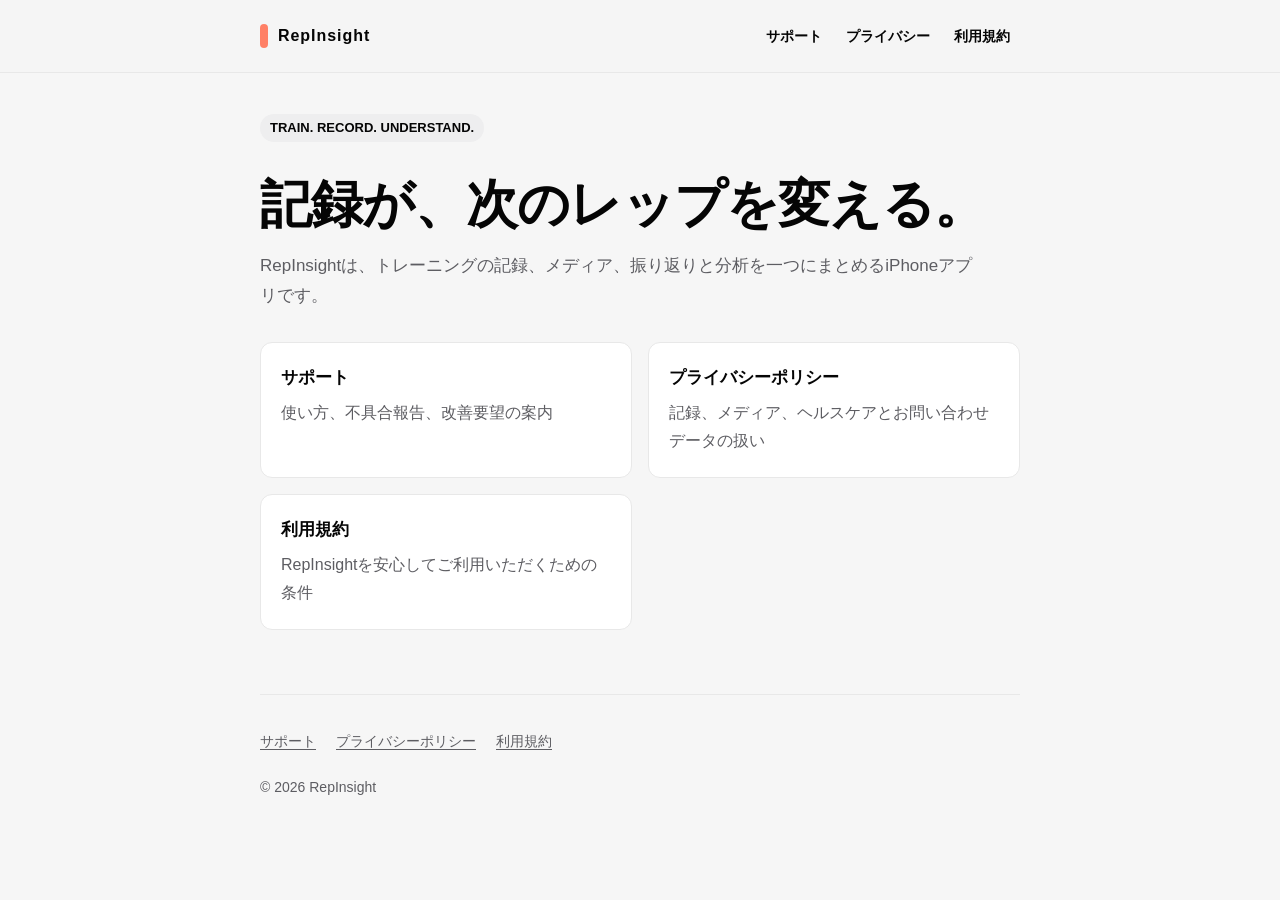
<file: index.html>
<!doctype html>
<html lang="ja">
  <head>
    <meta charset="utf-8">
    <meta name="viewport" content="width=device-width, initial-scale=1">
    <meta name="robots" content="index,follow">
    <meta name="description" content="RepInsightのサポートと法務情報">
    <title>RepInsight</title>
    <link rel="icon" href="./assets/favicon.svg" type="image/svg+xml">
    <link rel="stylesheet" href="./assets/styles.css">
  </head>
  <body>
    <a class="skip-link" href="#main">本文へ移動</a>
    <header class="site-header">
      <div class="header-inner">
        <a class="brand" href="./" aria-label="RepInsight ホーム">RepInsight</a>
        <nav class="header-nav" aria-label="主要ナビゲーション">
          <a href="./support/">サポート</a>
          <a href="./privacy/">プライバシー</a>
          <a href="./terms/">利用規約</a>
        </nav>
      </div>
    </header>
    <main class="page" id="main">
      <p class="eyebrow">TRAIN. RECORD. UNDERSTAND.</p>
      <h1>記録が、次のレップを変える。</h1>
      <p class="lead">RepInsightは、トレーニングの記録、メディア、振り返りと分析を一つにまとめるiPhoneアプリです。</p>
      <div class="card-grid">
        <a class="card" href="./support/">
          <strong>サポート</strong>
          <span>使い方、不具合報告、改善要望の案内</span>
        </a>
        <a class="card" href="./privacy/">
          <strong>プライバシーポリシー</strong>
          <span>記録、メディア、ヘルスケアとお問い合わせデータの扱い</span>
        </a>
        <a class="card" href="./terms/">
          <strong>利用規約</strong>
          <span>RepInsightを安心してご利用いただくための条件</span>
        </a>
      </div>
    </main>
    <footer class="site-footer">
      <div class="footer-links">
        <a href="./support/">サポート</a>
        <a href="./privacy/">プライバシーポリシー</a>
        <a href="./terms/">利用規約</a>
      </div>
      <div>&copy; 2026 RepInsight</div>
    </footer>
  </body>
</html>
</file>
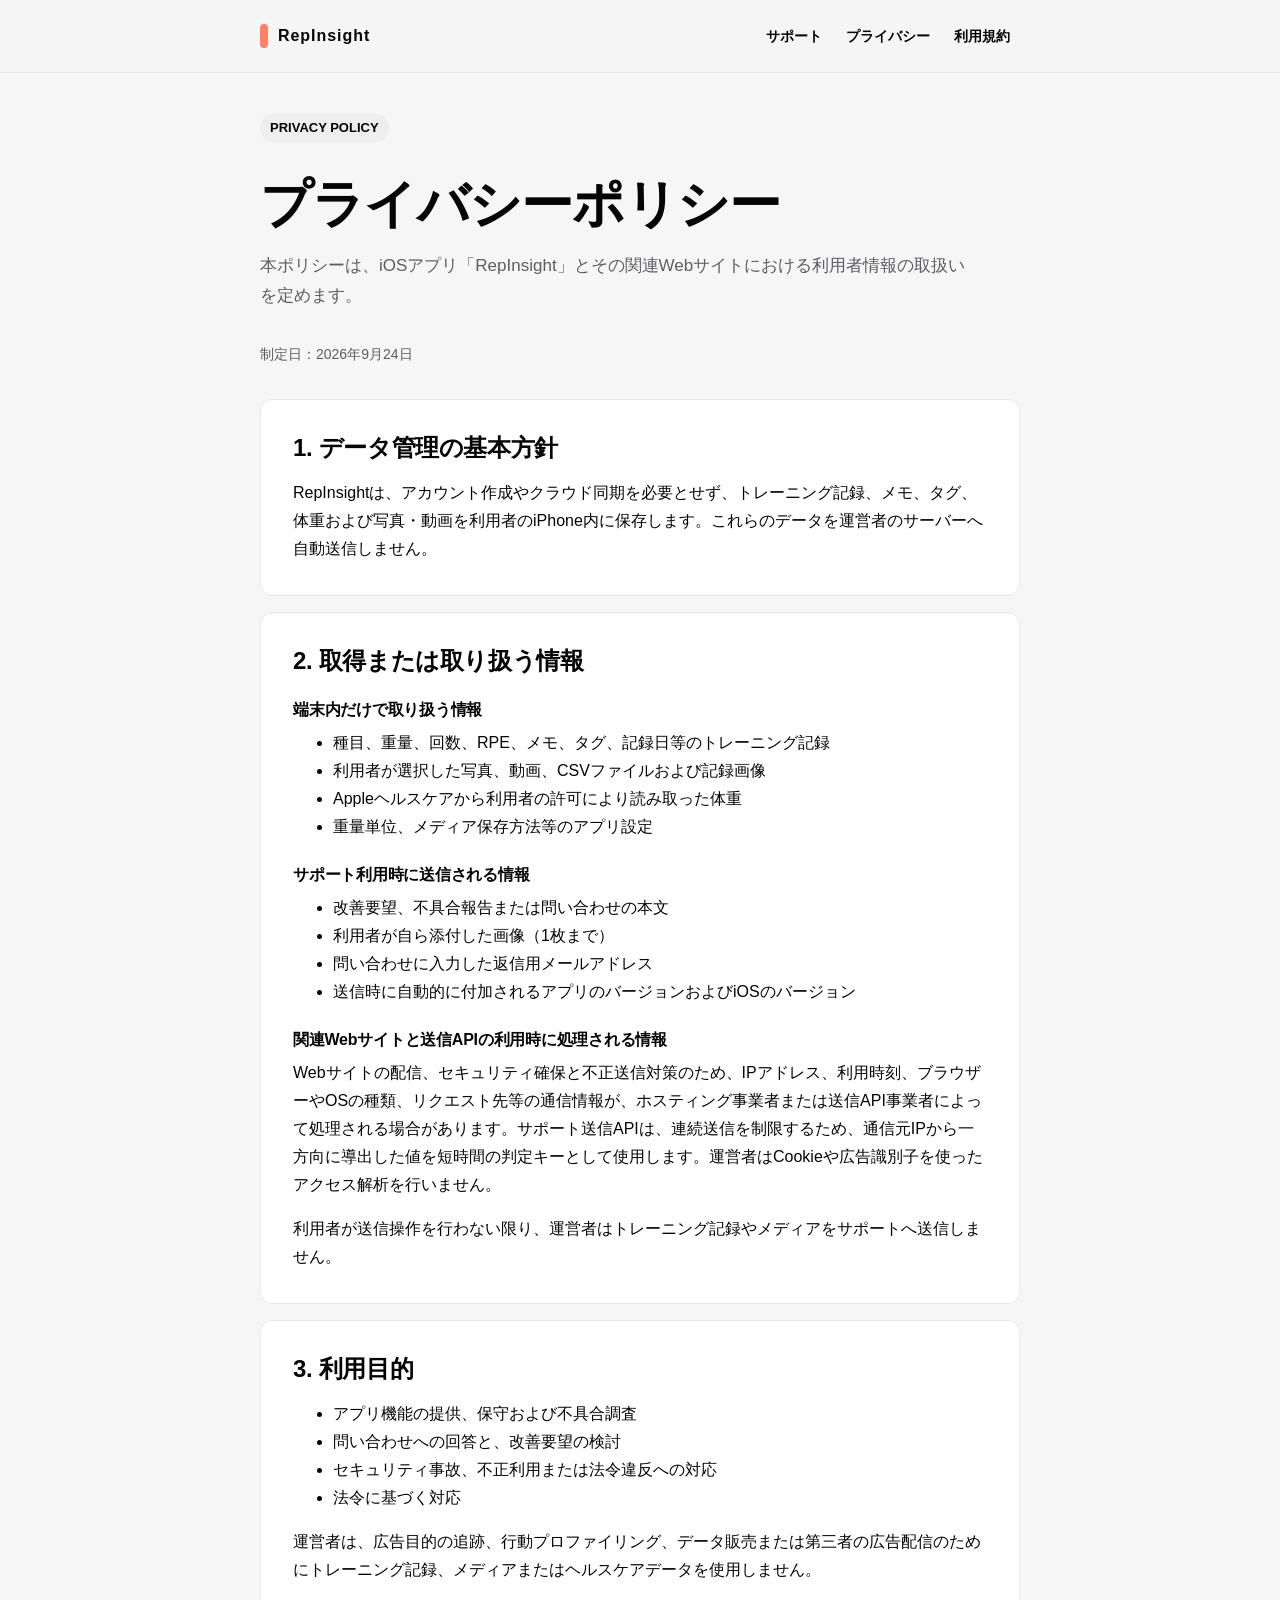
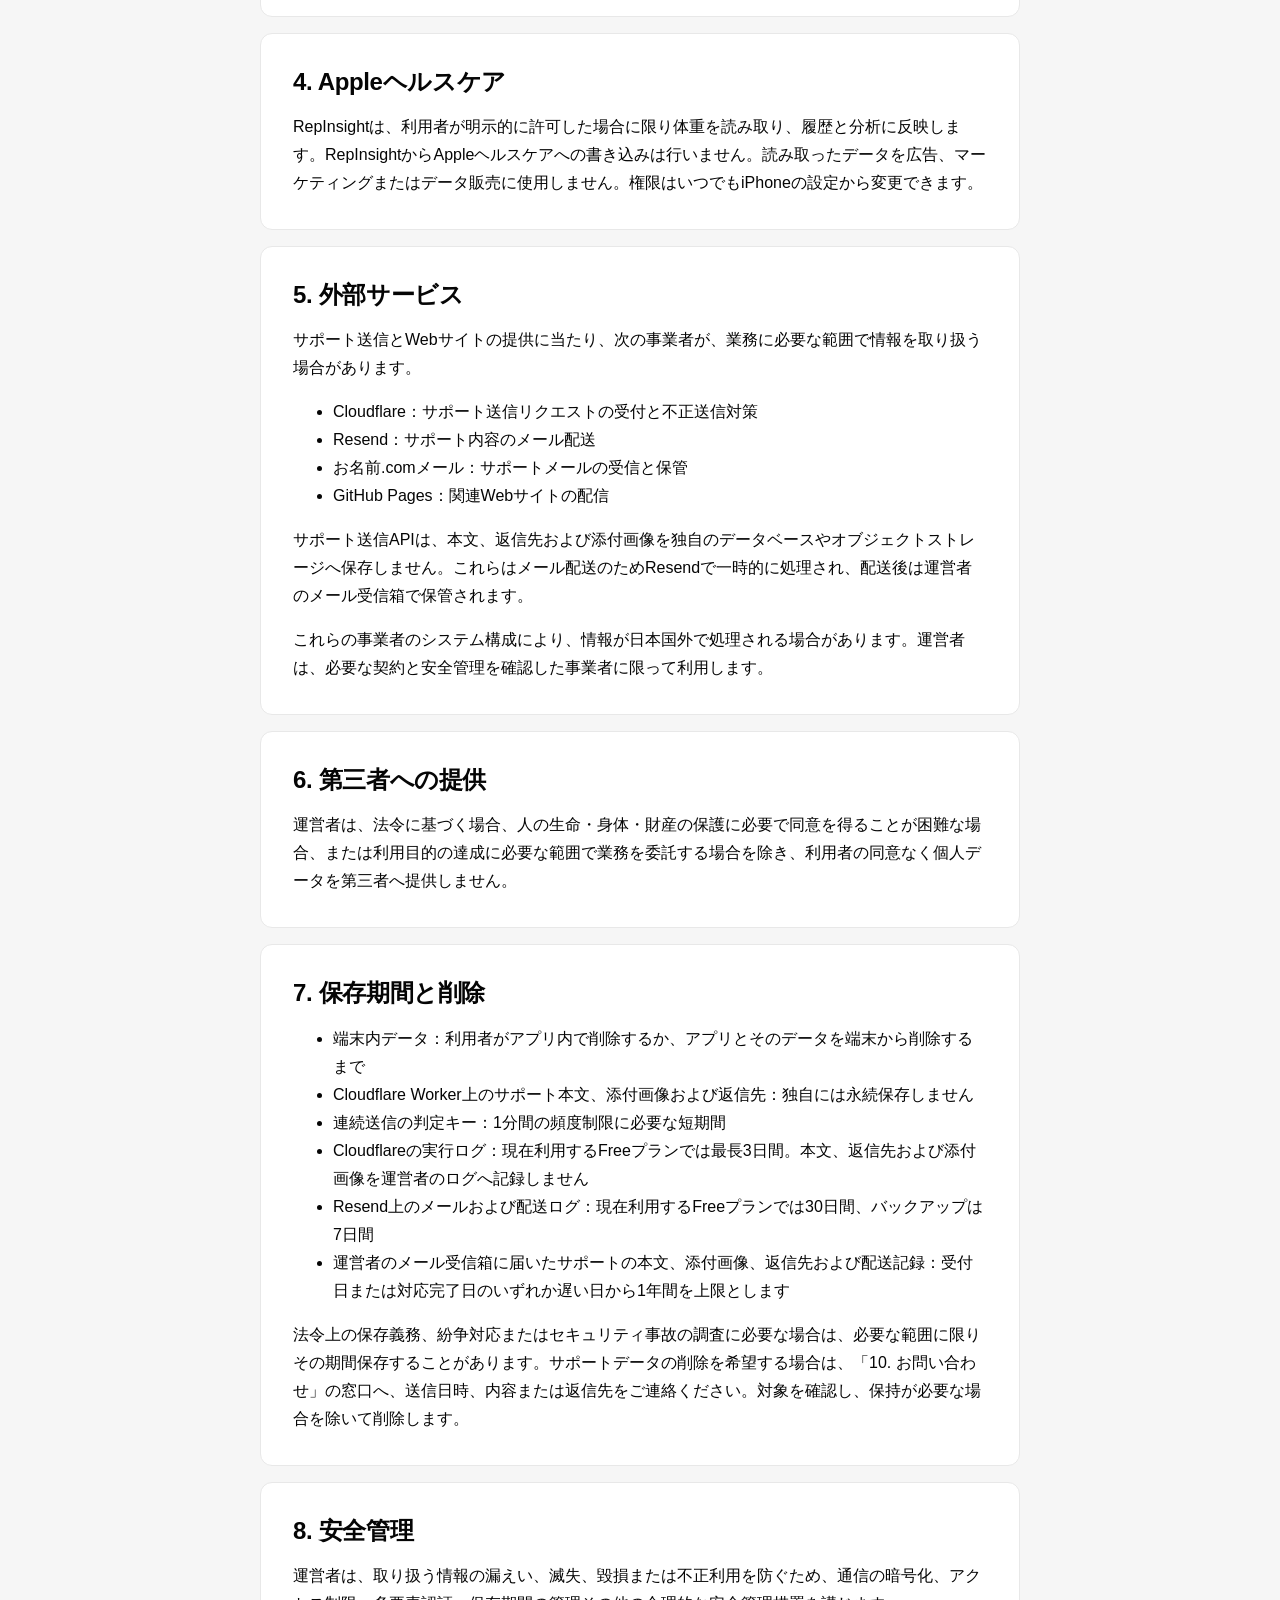
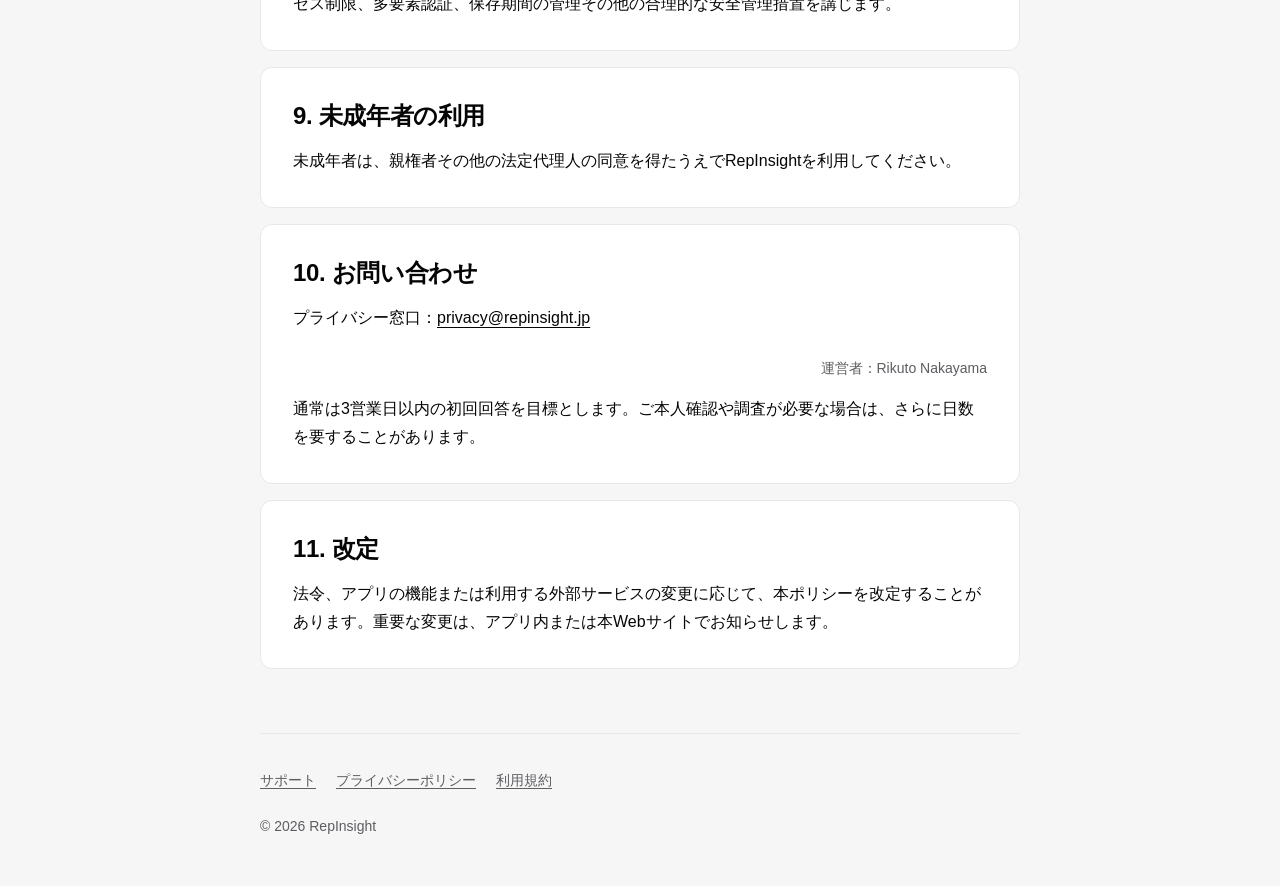
<file: privacy/index.html>
<!doctype html>
<html lang="ja">
  <head>
    <meta charset="utf-8">
    <meta name="viewport" content="width=device-width, initial-scale=1">
    <meta name="robots" content="index,follow">
    <meta name="description" content="RepInsightプライバシーポリシー">
    <title>プライバシーポリシー | RepInsight</title>
    <link rel="icon" href="../assets/favicon.svg" type="image/svg+xml">
    <link rel="stylesheet" href="../assets/styles.css">
  </head>
  <body>
    <a class="skip-link" href="#main">本文へ移動</a>
    <header class="site-header">
      <div class="header-inner">
        <a class="brand" href="../" aria-label="RepInsight ホーム">RepInsight</a>
        <nav class="header-nav" aria-label="主要ナビゲーション">
          <a href="../support/">サポート</a>
          <a href="./" aria-current="page">プライバシー</a>
          <a href="../terms/">利用規約</a>
        </nav>
      </div>
    </header>
    <main class="page" id="main">
      <p class="eyebrow">PRIVACY POLICY</p>
      <h1>プライバシーポリシー</h1>
      <p class="lead">本ポリシーは、iOSアプリ「RepInsight」とその関連Webサイトにおける利用者情報の取扱いを定めます。</p>
      <p class="meta">制定日：2026年9月24日</p>

      <div class="legal-stack">
        <section class="legal-section">
          <h2>1. データ管理の基本方針</h2>
          <p>RepInsightは、アカウント作成やクラウド同期を必要とせず、トレーニング記録、メモ、タグ、体重および写真・動画を利用者のiPhone内に保存します。これらのデータを運営者のサーバーへ自動送信しません。</p>
        </section>

        <section class="legal-section">
          <h2>2. 取得または取り扱う情報</h2>
          <h3>端末内だけで取り扱う情報</h3>
          <ul>
            <li>種目、重量、回数、RPE、メモ、タグ、記録日等のトレーニング記録</li>
            <li>利用者が選択した写真、動画、CSVファイルおよび記録画像</li>
            <li>Appleヘルスケアから利用者の許可により読み取った体重</li>
            <li>重量単位、メディア保存方法等のアプリ設定</li>
          </ul>
          <h3>サポート利用時に送信される情報</h3>
          <ul>
            <li>改善要望、不具合報告または問い合わせの本文</li>
            <li>利用者が自ら添付した画像（1枚まで）</li>
            <li>問い合わせに入力した返信用メールアドレス</li>
            <li>送信時に自動的に付加されるアプリのバージョンおよびiOSのバージョン</li>
          </ul>
          <h3>関連Webサイトと送信APIの利用時に処理される情報</h3>
          <p>Webサイトの配信、セキュリティ確保と不正送信対策のため、IPアドレス、利用時刻、ブラウザーやOSの種類、リクエスト先等の通信情報が、ホスティング事業者または送信API事業者によって処理される場合があります。サポート送信APIは、連続送信を制限するため、通信元IPから一方向に導出した値を短時間の判定キーとして使用します。運営者はCookieや広告識別子を使ったアクセス解析を行いません。</p>
          <p>利用者が送信操作を行わない限り、運営者はトレーニング記録やメディアをサポートへ送信しません。</p>
        </section>

        <section class="legal-section">
          <h2>3. 利用目的</h2>
          <ul>
            <li>アプリ機能の提供、保守および不具合調査</li>
            <li>問い合わせへの回答と、改善要望の検討</li>
            <li>セキュリティ事故、不正利用または法令違反への対応</li>
            <li>法令に基づく対応</li>
          </ul>
          <p>運営者は、広告目的の追跡、行動プロファイリング、データ販売または第三者の広告配信のためにトレーニング記録、メディアまたはヘルスケアデータを使用しません。</p>
        </section>

        <section class="legal-section">
          <h2>4. Appleヘルスケア</h2>
          <p>RepInsightは、利用者が明示的に許可した場合に限り体重を読み取り、履歴と分析に反映します。RepInsightからAppleヘルスケアへの書き込みは行いません。読み取ったデータを広告、マーケティングまたはデータ販売に使用しません。権限はいつでもiPhoneの設定から変更できます。</p>
        </section>

        <section class="legal-section">
          <h2>5. 外部サービス</h2>
          <p>サポート送信とWebサイトの提供に当たり、次の事業者が、業務に必要な範囲で情報を取り扱う場合があります。</p>
          <ul>
            <li>Cloudflare：サポート送信リクエストの受付と不正送信対策</li>
            <li>Resend：サポート内容のメール配送</li>
            <li>お名前.comメール：サポートメールの受信と保管</li>
            <li>GitHub Pages：関連Webサイトの配信</li>
          </ul>
          <p>サポート送信APIは、本文、返信先および添付画像を独自のデータベースやオブジェクトストレージへ保存しません。これらはメール配送のためResendで一時的に処理され、配送後は運営者のメール受信箱で保管されます。</p>
          <p>これらの事業者のシステム構成により、情報が日本国外で処理される場合があります。運営者は、必要な契約と安全管理を確認した事業者に限って利用します。</p>
        </section>

        <section class="legal-section">
          <h2>6. 第三者への提供</h2>
          <p>運営者は、法令に基づく場合、人の生命・身体・財産の保護に必要で同意を得ることが困難な場合、または利用目的の達成に必要な範囲で業務を委託する場合を除き、利用者の同意なく個人データを第三者へ提供しません。</p>
        </section>

        <section class="legal-section">
          <h2>7. 保存期間と削除</h2>
          <ul>
            <li>端末内データ：利用者がアプリ内で削除するか、アプリとそのデータを端末から削除するまで</li>
            <li>Cloudflare Worker上のサポート本文、添付画像および返信先：独自には永続保存しません</li>
            <li>連続送信の判定キー：1分間の頻度制限に必要な短期間</li>
            <li>Cloudflareの実行ログ：現在利用するFreeプランでは最長3日間。本文、返信先および添付画像を運営者のログへ記録しません</li>
            <li>Resend上のメールおよび配送ログ：現在利用するFreeプランでは30日間、バックアップは7日間</li>
            <li>運営者のメール受信箱に届いたサポートの本文、添付画像、返信先および配送記録：受付日または対応完了日のいずれか遅い日から1年間を上限とします</li>
          </ul>
          <p>法令上の保存義務、紛争対応またはセキュリティ事故の調査に必要な場合は、必要な範囲に限りその期間保存することがあります。サポートデータの削除を希望する場合は、「10. お問い合わせ」の窓口へ、送信日時、内容または返信先をご連絡ください。対象を確認し、保持が必要な場合を除いて削除します。</p>
        </section>

        <section class="legal-section">
          <h2>8. 安全管理</h2>
          <p>運営者は、取り扱う情報の漏えい、滅失、毀損または不正利用を防ぐため、通信の暗号化、アクセス制限、多要素認証、保存期間の管理その他の合理的な安全管理措置を講じます。</p>
        </section>

        <section class="legal-section">
          <h2>9. 未成年者の利用</h2>
          <p>未成年者は、親権者その他の法定代理人の同意を得たうえでRepInsightを利用してください。</p>
        </section>

        <section class="legal-section">
          <h2>10. お問い合わせ</h2>
          <p>プライバシー窓口：<a href="mailto:privacy@repinsight.jp">privacy@repinsight.jp</a></p>
          <p class="operator-meta">運営者：Rikuto Nakayama</p>
          <p>通常は3営業日以内の初回回答を目標とします。ご本人確認や調査が必要な場合は、さらに日数を要することがあります。</p>
        </section>

        <section class="legal-section">
          <h2>11. 改定</h2>
          <p>法令、アプリの機能または利用する外部サービスの変更に応じて、本ポリシーを改定することがあります。重要な変更は、アプリ内または本Webサイトでお知らせします。</p>
        </section>
      </div>
    </main>
    <footer class="site-footer">
      <div class="footer-links"><a href="../support/">サポート</a><a href="./">プライバシーポリシー</a><a href="../terms/">利用規約</a></div>
      <div>&copy; 2026 RepInsight</div>
    </footer>
  </body>
</html>
</file>
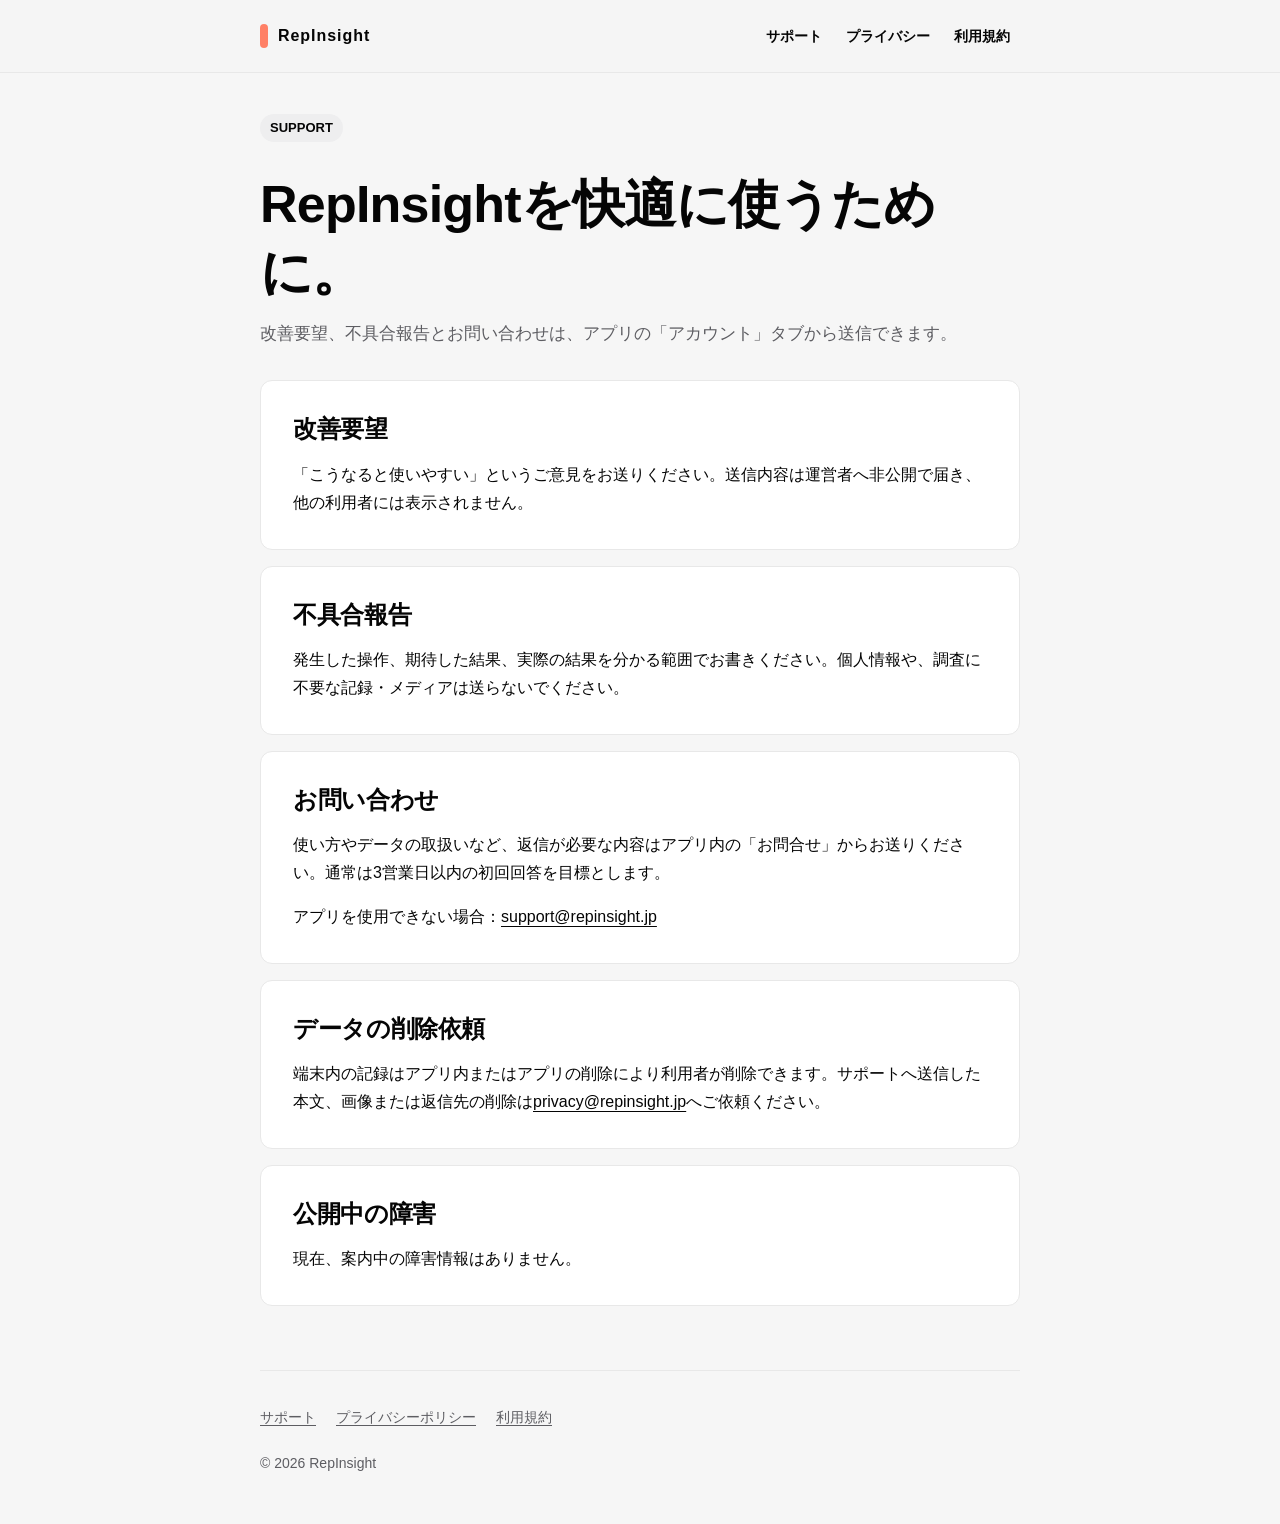
<file: support/index.html>
<!doctype html>
<html lang="ja">
  <head>
    <meta charset="utf-8">
    <meta name="viewport" content="width=device-width, initial-scale=1">
    <meta name="robots" content="index,follow">
    <meta name="description" content="RepInsightサポート">
    <title>サポート | RepInsight</title>
    <link rel="icon" href="../assets/favicon.svg" type="image/svg+xml">
    <link rel="stylesheet" href="../assets/styles.css">
  </head>
  <body>
    <a class="skip-link" href="#main">本文へ移動</a>
    <header class="site-header">
      <div class="header-inner">
        <a class="brand" href="../" aria-label="RepInsight ホーム">RepInsight</a>
        <nav class="header-nav" aria-label="主要ナビゲーション">
          <a href="./" aria-current="page">サポート</a>
          <a href="../privacy/">プライバシー</a>
          <a href="../terms/">利用規約</a>
        </nav>
      </div>
    </header>
    <main class="page" id="main">
      <p class="eyebrow">SUPPORT</p>
      <h1>RepInsightを快適に使うために。</h1>
      <p class="lead">改善要望、不具合報告とお問い合わせは、アプリの「アカウント」タブから送信できます。</p>
      <div class="legal-stack">
        <section class="legal-section"><h2>改善要望</h2><p>「こうなると使いやすい」というご意見をお送りください。送信内容は運営者へ非公開で届き、他の利用者には表示されません。</p></section>
        <section class="legal-section"><h2>不具合報告</h2><p>発生した操作、期待した結果、実際の結果を分かる範囲でお書きください。個人情報や、調査に不要な記録・メディアは送らないでください。</p></section>
        <section class="legal-section"><h2>お問い合わせ</h2><p>使い方やデータの取扱いなど、返信が必要な内容はアプリ内の「お問合せ」からお送りください。通常は3営業日以内の初回回答を目標とします。</p><p>アプリを使用できない場合：<a href="mailto:support@repinsight.jp">support@repinsight.jp</a></p></section>
        <section class="legal-section"><h2>データの削除依頼</h2><p>端末内の記録はアプリ内またはアプリの削除により利用者が削除できます。サポートへ送信した本文、画像または返信先の削除は<a href="mailto:privacy@repinsight.jp">privacy@repinsight.jp</a>へご依頼ください。</p></section>
        <section class="legal-section"><h2>公開中の障害</h2><p>現在、案内中の障害情報はありません。</p></section>
      </div>
    </main>
    <footer class="site-footer"><div class="footer-links"><a href="./">サポート</a><a href="../privacy/">プライバシーポリシー</a><a href="../terms/">利用規約</a></div><div>&copy; 2026 RepInsight</div></footer>
  </body>
</html>
</file>
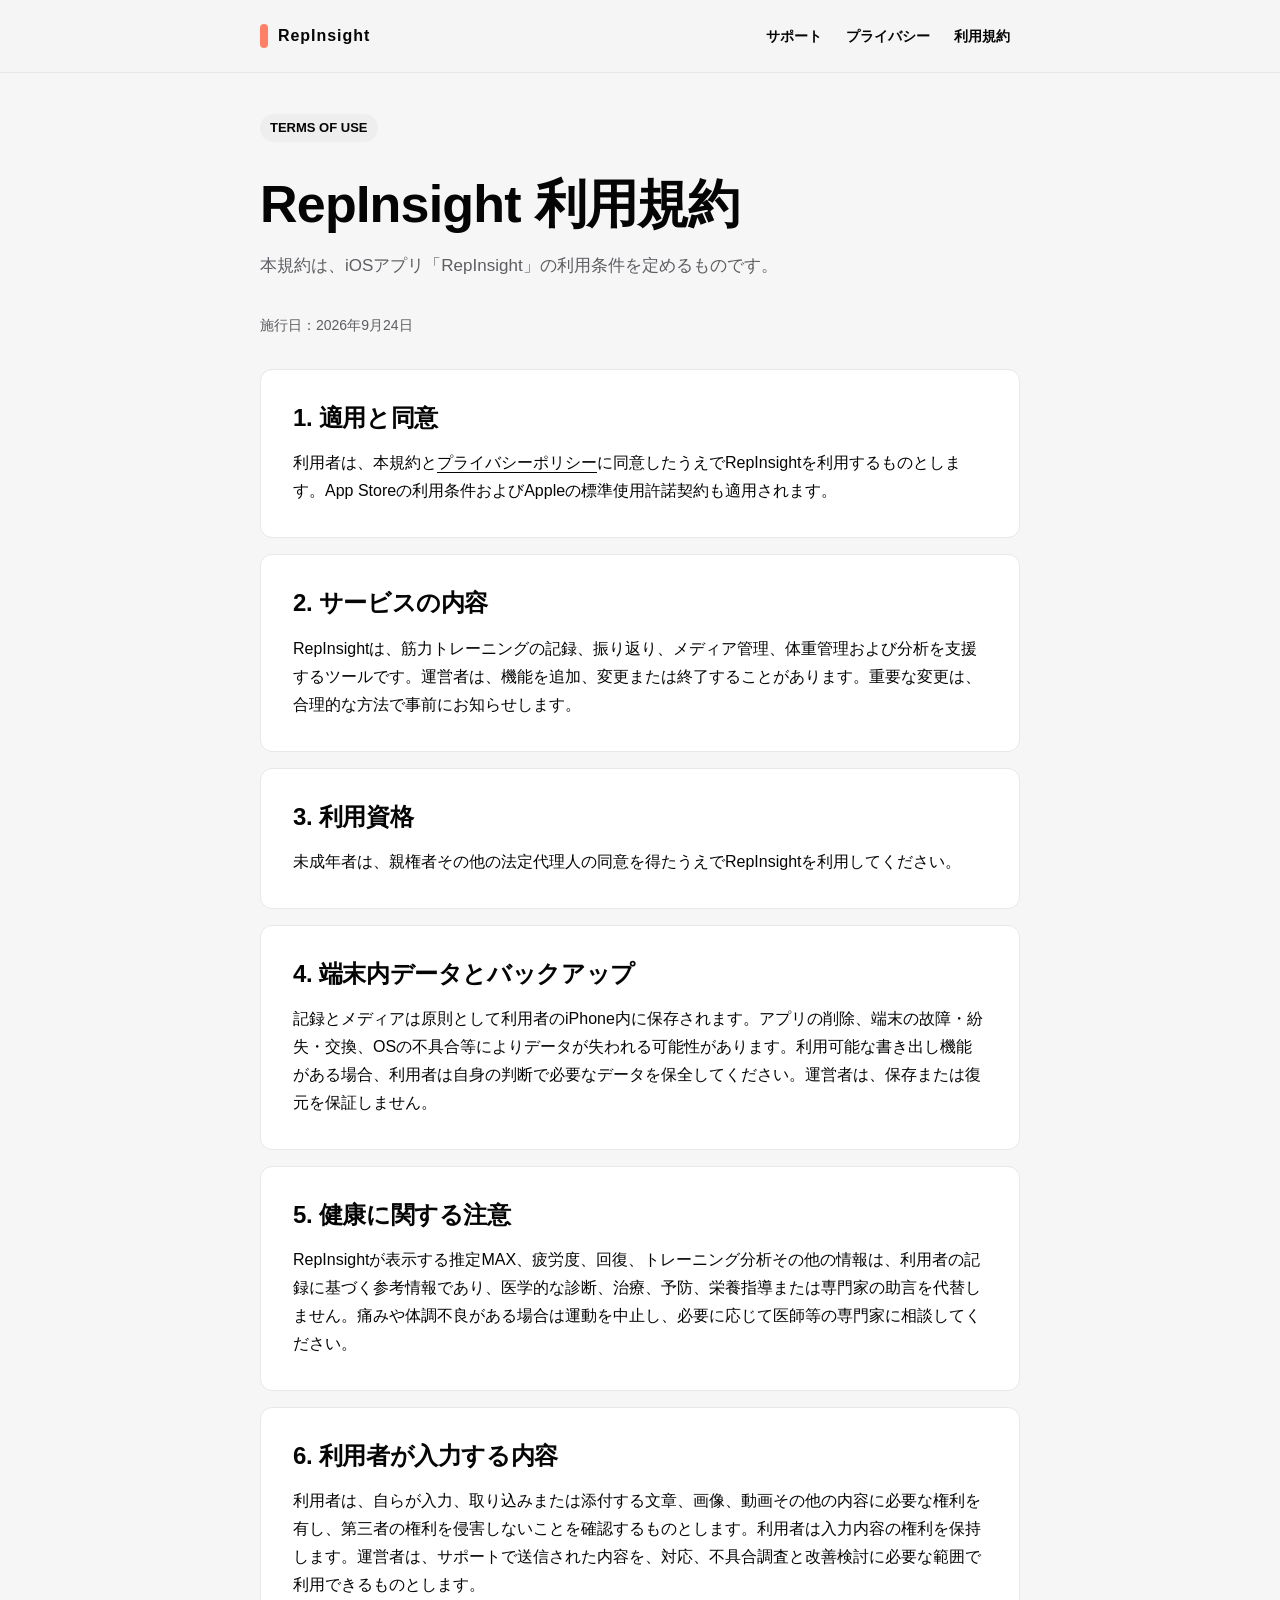
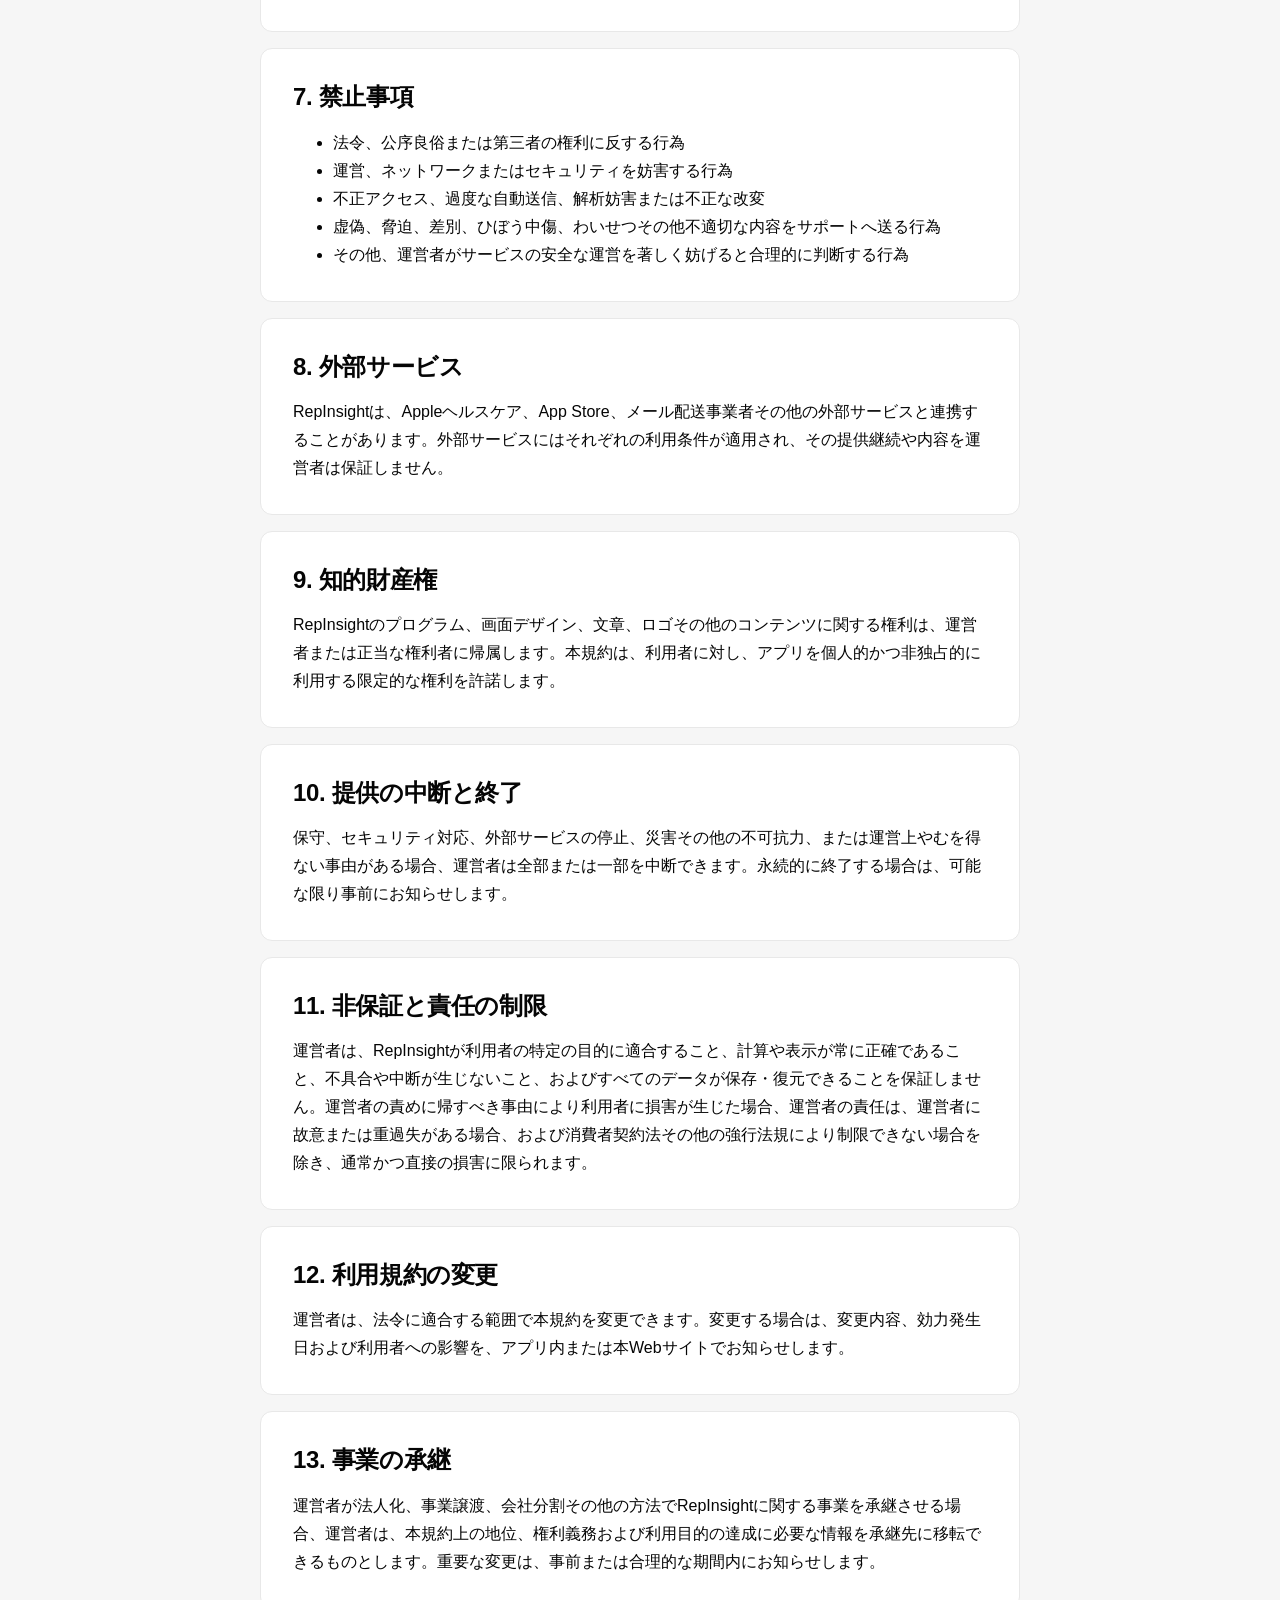
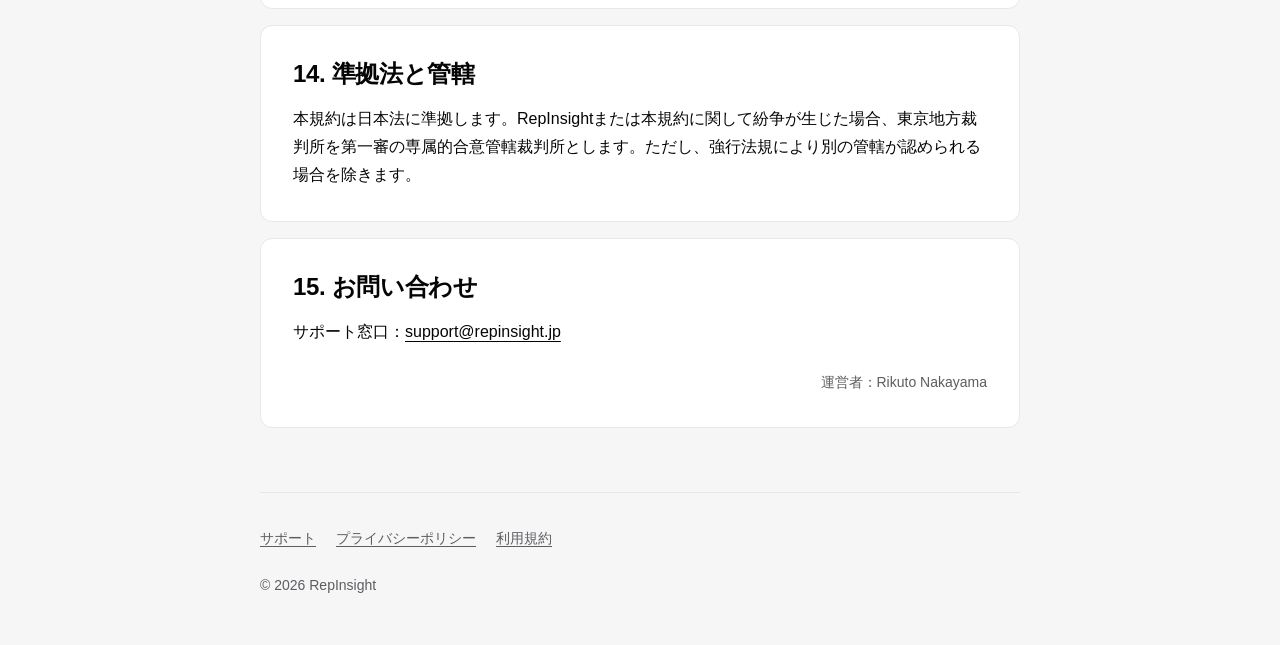
<file: terms/index.html>
<!doctype html>
<html lang="ja">
  <head>
    <meta charset="utf-8">
    <meta name="viewport" content="width=device-width, initial-scale=1">
    <meta name="robots" content="index,follow">
    <meta name="description" content="RepInsight利用規約">
    <title>利用規約 | RepInsight</title>
    <link rel="icon" href="../assets/favicon.svg" type="image/svg+xml">
    <link rel="stylesheet" href="../assets/styles.css">
  </head>
  <body>
    <a class="skip-link" href="#main">本文へ移動</a>
    <header class="site-header">
      <div class="header-inner">
        <a class="brand" href="../" aria-label="RepInsight ホーム">RepInsight</a>
        <nav class="header-nav" aria-label="主要ナビゲーション">
          <a href="../support/">サポート</a>
          <a href="../privacy/">プライバシー</a>
          <a href="./" aria-current="page">利用規約</a>
        </nav>
      </div>
    </header>
    <main class="page" id="main">
      <p class="eyebrow">TERMS OF USE</p>
      <h1>RepInsight 利用規約</h1>
      <p class="lead">本規約は、iOSアプリ「RepInsight」の利用条件を定めるものです。</p>
      <p class="meta">施行日：2026年9月24日</p>

      <div class="legal-stack">
        <section class="legal-section"><h2>1. 適用と同意</h2><p>利用者は、本規約と<a href="../privacy/">プライバシーポリシー</a>に同意したうえでRepInsightを利用するものとします。App Storeの利用条件およびAppleの標準使用許諾契約も適用されます。</p></section>
        <section class="legal-section"><h2>2. サービスの内容</h2><p>RepInsightは、筋力トレーニングの記録、振り返り、メディア管理、体重管理および分析を支援するツールです。運営者は、機能を追加、変更または終了することがあります。重要な変更は、合理的な方法で事前にお知らせします。</p></section>
        <section class="legal-section"><h2>3. 利用資格</h2><p>未成年者は、親権者その他の法定代理人の同意を得たうえでRepInsightを利用してください。</p></section>
        <section class="legal-section"><h2>4. 端末内データとバックアップ</h2><p>記録とメディアは原則として利用者のiPhone内に保存されます。アプリの削除、端末の故障・紛失・交換、OSの不具合等によりデータが失われる可能性があります。利用可能な書き出し機能がある場合、利用者は自身の判断で必要なデータを保全してください。運営者は、保存または復元を保証しません。</p></section>
        <section class="legal-section"><h2>5. 健康に関する注意</h2><p>RepInsightが表示する推定MAX、疲労度、回復、トレーニング分析その他の情報は、利用者の記録に基づく参考情報であり、医学的な診断、治療、予防、栄養指導または専門家の助言を代替しません。痛みや体調不良がある場合は運動を中止し、必要に応じて医師等の専門家に相談してください。</p></section>
        <section class="legal-section"><h2>6. 利用者が入力する内容</h2><p>利用者は、自らが入力、取り込みまたは添付する文章、画像、動画その他の内容に必要な権利を有し、第三者の権利を侵害しないことを確認するものとします。利用者は入力内容の権利を保持します。運営者は、サポートで送信された内容を、対応、不具合調査と改善検討に必要な範囲で利用できるものとします。</p></section>
        <section class="legal-section"><h2>7. 禁止事項</h2><ul><li>法令、公序良俗または第三者の権利に反する行為</li><li>運営、ネットワークまたはセキュリティを妨害する行為</li><li>不正アクセス、過度な自動送信、解析妨害または不正な改変</li><li>虚偽、脅迫、差別、ひぼう中傷、わいせつその他不適切な内容をサポートへ送る行為</li><li>その他、運営者がサービスの安全な運営を著しく妨げると合理的に判断する行為</li></ul></section>
        <section class="legal-section"><h2>8. 外部サービス</h2><p>RepInsightは、Appleヘルスケア、App Store、メール配送事業者その他の外部サービスと連携することがあります。外部サービスにはそれぞれの利用条件が適用され、その提供継続や内容を運営者は保証しません。</p></section>
        <section class="legal-section"><h2>9. 知的財産権</h2><p>RepInsightのプログラム、画面デザイン、文章、ロゴその他のコンテンツに関する権利は、運営者または正当な権利者に帰属します。本規約は、利用者に対し、アプリを個人的かつ非独占的に利用する限定的な権利を許諾します。</p></section>
        <section class="legal-section"><h2>10. 提供の中断と終了</h2><p>保守、セキュリティ対応、外部サービスの停止、災害その他の不可抗力、または運営上やむを得ない事由がある場合、運営者は全部または一部を中断できます。永続的に終了する場合は、可能な限り事前にお知らせします。</p></section>
        <section class="legal-section"><h2>11. 非保証と責任の制限</h2><p>運営者は、RepInsightが利用者の特定の目的に適合すること、計算や表示が常に正確であること、不具合や中断が生じないこと、およびすべてのデータが保存・復元できることを保証しません。運営者の責めに帰すべき事由により利用者に損害が生じた場合、運営者の責任は、運営者に故意または重過失がある場合、および消費者契約法その他の強行法規により制限できない場合を除き、通常かつ直接の損害に限られます。</p></section>
        <section class="legal-section"><h2>12. 利用規約の変更</h2><p>運営者は、法令に適合する範囲で本規約を変更できます。変更する場合は、変更内容、効力発生日および利用者への影響を、アプリ内または本Webサイトでお知らせします。</p></section>
        <section class="legal-section"><h2>13. 事業の承継</h2><p>運営者が法人化、事業譲渡、会社分割その他の方法でRepInsightに関する事業を承継させる場合、運営者は、本規約上の地位、権利義務および利用目的の達成に必要な情報を承継先に移転できるものとします。重要な変更は、事前または合理的な期間内にお知らせします。</p></section>
        <section class="legal-section"><h2>14. 準拠法と管轄</h2><p>本規約は日本法に準拠します。RepInsightまたは本規約に関して紛争が生じた場合、東京地方裁判所を第一審の専属的合意管轄裁判所とします。ただし、強行法規により別の管轄が認められる場合を除きます。</p></section>
        <section class="legal-section"><h2>15. お問い合わせ</h2><p>サポート窓口：<a href="mailto:support@repinsight.jp">support@repinsight.jp</a></p><p class="operator-meta">運営者：Rikuto Nakayama</p></section>
      </div>
    </main>
    <footer class="site-footer"><div class="footer-links"><a href="../support/">サポート</a><a href="../privacy/">プライバシーポリシー</a><a href="./">利用規約</a></div><div>&copy; 2026 RepInsight</div></footer>
  </body>
</html>
</file>
<file: assets/styles.css>
:root {
  color-scheme: light dark;
  --page: #f6f6f6;
  --surface: #ffffff;
  --control: #eeeeef;
  --pressed: #e4e4e6;
  --ink: #050505;
  --secondary-ink: #5d5d62;
  --line: #e8e8e8;
  --accent: #ff8066;
  --max-width: 760px;
}

@media (prefers-color-scheme: dark) {
  :root {
    --page: #1c1c1e;
    --surface: #141414;
    --control: #2c2c2e;
    --pressed: #3a3a3c;
    --ink: #f5f5f5;
    --secondary-ink: #c4c4c8;
    --line: #343436;
    --accent: #ff947f;
  }
}

* {
  box-sizing: border-box;
}

html {
  background: var(--page);
  scroll-behavior: smooth;
}

body {
  margin: 0;
  color: var(--ink);
  background: var(--page);
  font-family: -apple-system, BlinkMacSystemFont, "Helvetica Neue", "Hiragino Sans", "Yu Gothic UI", sans-serif;
  font-size: 16px;
  line-height: 1.75;
  overflow-wrap: anywhere;
}

a {
  color: inherit;
  text-decoration-thickness: 1px;
  text-underline-offset: 0.22em;
}

a:hover {
  text-decoration-thickness: 2px;
}

a:focus-visible {
  outline: 3px solid var(--accent);
  outline-offset: 3px;
  border-radius: 4px;
}

.skip-link {
  position: fixed;
  z-index: 10;
  top: 8px;
  left: 8px;
  padding: 10px 14px;
  border-radius: 8px;
  color: var(--surface);
  background: var(--ink);
  transform: translateY(-150%);
}

.skip-link:focus {
  transform: translateY(0);
}

.site-header {
  border-bottom: 1px solid var(--line);
  background: color-mix(in srgb, var(--page) 92%, transparent);
}

.header-inner,
.page,
.site-footer {
  width: min(calc(100% - 32px), var(--max-width));
  margin-inline: auto;
}

.header-inner {
  display: flex;
  align-items: center;
  justify-content: space-between;
  min-height: 72px;
  gap: 16px;
}

.brand {
  display: inline-flex;
  min-height: 44px;
  align-items: center;
  font-size: 1rem;
  font-weight: 750;
  letter-spacing: 0.06em;
  text-decoration: none;
}

.brand::before {
  width: 8px;
  height: 24px;
  margin-right: 10px;
  border-radius: 99px;
  background: var(--accent);
  content: "";
}

.header-nav {
  display: flex;
  flex-wrap: wrap;
  justify-content: flex-end;
  gap: 4px;
}

.header-nav a {
  display: inline-flex;
  min-height: 44px;
  align-items: center;
  padding-inline: 10px;
  border-radius: 8px;
  font-size: 0.875rem;
  font-weight: 650;
  text-decoration: none;
}

.header-nav a:hover {
  background: var(--control);
}

.page {
  padding-block: 40px 64px;
}

.eyebrow,
.draft-label {
  display: inline-flex;
  align-items: center;
  min-height: 28px;
  padding-inline: 10px;
  border-radius: 999px;
  background: var(--control);
  font-size: 0.8125rem;
  font-weight: 700;
}

.draft-label {
  margin-bottom: 16px;
  color: #6b2417;
  background: #ffe3dc;
}

@media (prefers-color-scheme: dark) {
  .draft-label {
    color: #ffd7cf;
    background: #6a2a1f;
  }
}

h1,
h2,
h3 {
  line-height: 1.3;
  letter-spacing: -0.015em;
}

h1 {
  max-width: 18em;
  margin: 16px 0 12px;
  font-size: clamp(2rem, 7vw, 3.25rem);
}

h2 {
  margin: 0 0 16px;
  font-size: clamp(1.25rem, 4vw, 1.5rem);
}

h3 {
  margin: 24px 0 8px;
  font-size: 1rem;
}

p,
ul,
ol {
  margin-top: 0;
}

.lead {
  max-width: 42em;
  margin-bottom: 32px;
  color: var(--secondary-ink);
  font-size: 1.0625rem;
}

.meta {
  color: var(--secondary-ink);
  font-size: 0.875rem;
}

.operator-meta {
  margin-top: 24px;
  color: var(--secondary-ink);
  font-size: 0.875rem;
  text-align: right;
}

.card-grid {
  display: grid;
  grid-template-columns: repeat(2, minmax(0, 1fr));
  gap: 16px;
}

.card,
.legal-section {
  border: 1px solid var(--line);
  border-radius: 12px;
  background: var(--surface);
}

.card {
  display: block;
  min-height: 136px;
  padding: 20px;
  text-decoration: none;
}

.card:hover {
  border-color: var(--secondary-ink);
  background: var(--control);
}

.card strong {
  display: block;
  margin-bottom: 6px;
  font-size: 1.0625rem;
}

.card span {
  color: var(--secondary-ink);
}

.legal-stack {
  display: grid;
  gap: 16px;
  margin-top: 32px;
}

.legal-section {
  padding: clamp(20px, 5vw, 32px);
}

.legal-section > :last-child {
  margin-bottom: 0;
}

.notice {
  margin: 24px 0;
  padding: 16px 18px;
  border-left: 4px solid var(--accent);
  border-radius: 8px;
  background: var(--surface);
}

.button-link {
  display: inline-flex;
  min-height: 48px;
  align-items: center;
  justify-content: center;
  padding: 10px 18px;
  border-radius: 999px;
  color: var(--surface);
  background: var(--ink);
  font-weight: 700;
  text-decoration: none;
}

.button-link:hover {
  opacity: 0.82;
}

.site-footer {
  padding-block: 24px 48px;
  border-top: 1px solid var(--line);
  color: var(--secondary-ink);
  font-size: 0.875rem;
}

.footer-links {
  display: flex;
  flex-wrap: wrap;
  gap: 8px 20px;
  margin-bottom: 12px;
}

.footer-links a {
  min-height: 44px;
  display: inline-flex;
  align-items: center;
}

@media (max-width: 640px) {
  .header-inner {
    align-items: flex-start;
    flex-direction: column;
    padding-block: 10px;
  }

  .header-nav {
    width: 100%;
    justify-content: flex-start;
    margin-top: -8px;
  }

  .header-nav a:first-child {
    margin-left: -10px;
  }

  .page {
    padding-block: 32px 48px;
  }

  .card-grid {
    grid-template-columns: 1fr;
  }
}

@media (prefers-reduced-motion: reduce) {
  html {
    scroll-behavior: auto;
  }
}
</file>
